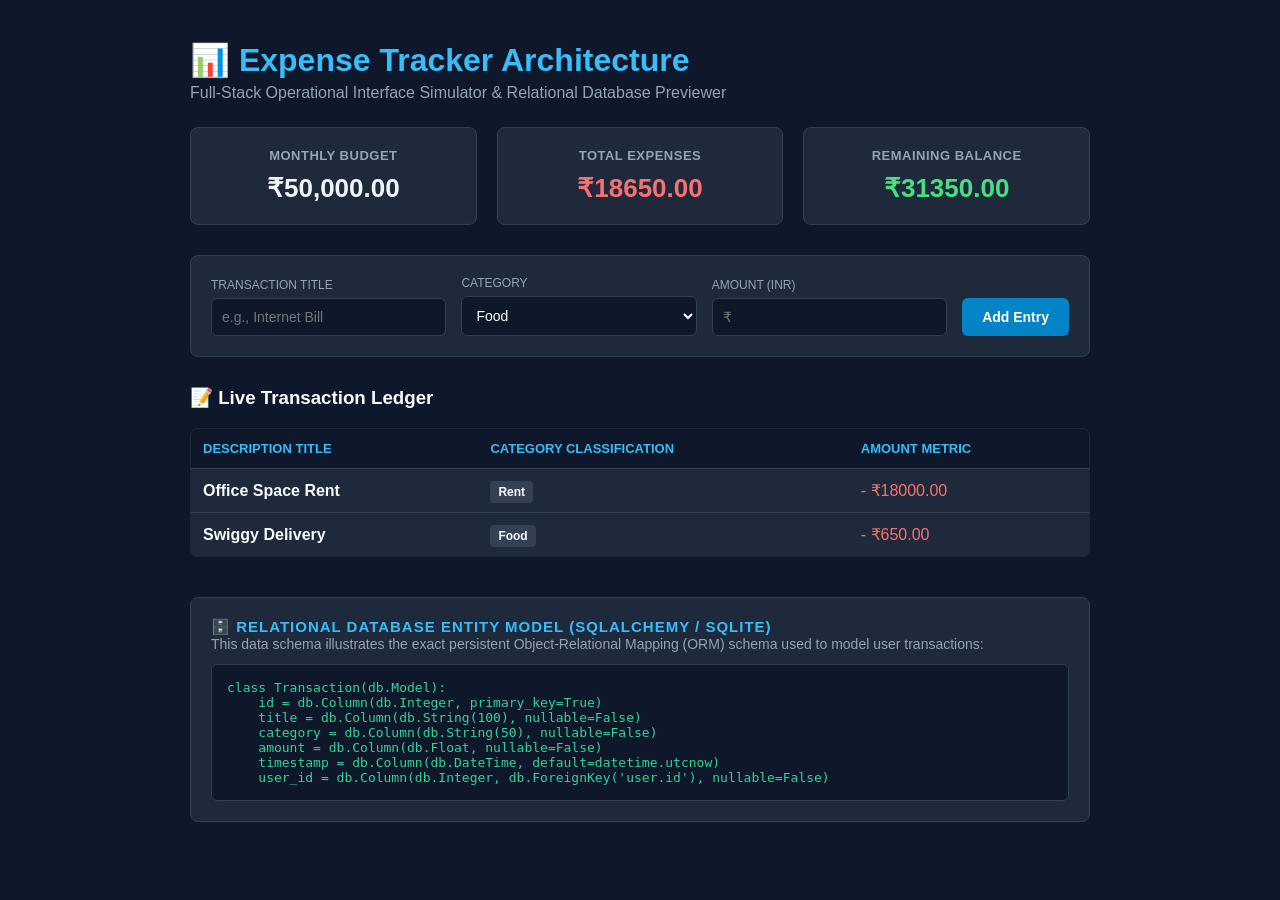
<file: index.html>
<!DOCTYPE html>
<html lang="en">
<head>
    <meta charset="UTF-8">
    <meta name="viewport" content="width=device-width, initial-scale=1.0">
    <title>Expense Tracker Pipeline - Interactive Previewer</title>
    <style>
        body { font-family: 'Segoe UI', Arial, sans-serif; background-color: #0f172a; color: #f8fafc; margin: 0; padding: 20px; }
        .container { max-width: 900px; margin: 0 auto; }
        h1 { color: #38bdf8; margin-bottom: 5px; }
        .subtitle { color: #94a3b8; margin-top: 0; margin-bottom: 25px; }
        .dashboard-grid { display: grid; grid-template-columns: repeat(auto-fit, minmax(220px, 1fr)); gap: 20px; margin-bottom: 30px; }
        .card { background: #1e293b; padding: 20px; border-radius: 8px; border: 1px solid #334155; text-align: center; }
        .card h3 { margin: 0; color: #94a3b8; font-size: 13px; text-transform: uppercase; letter-spacing: 0.5px; }
        .card p { margin: 10px 0 0 0; font-size: 26px; font-weight: bold; color: #f1f5f9; }
        .input-box { background: #1e293b; border: 1px solid #334155; border-radius: 8px; padding: 20px; margin-bottom: 30px; }
        .form-inline { display: flex; flex-wrap: wrap; gap: 15px; align-items: flex-end; }
        .form-group { display: flex; flex-direction: column; flex: 1; min-width: 150px; }
        .form-group label { font-size: 12px; color: #94a3b8; margin-bottom: 6px; text-transform: uppercase; }
        input, select { background: #0f172a; border: 1px solid #334155; border-radius: 6px; padding: 10px; color: white; font-size: 14px; }
        button { background-color: #0284c7; color: white; border: none; padding: 11px 20px; border-radius: 6px; font-size: 14px; font-weight: bold; cursor: pointer; transition: background 0.2s; }
        button:hover { background-color: #38bdf8; color: #0f172a; }
        table { width: 100%; border-collapse: collapse; background: #1e293b; border-radius: 8px; overflow: hidden; border: 1px solid #334155; }
        th, td { padding: 12px; text-align: left; border-bottom: 1px solid #334155; }
        th { background-color: #0f172a; color: #38bdf8; font-size: 13px; text-transform: uppercase; }
        .category-badge { padding: 4px 8px; border-radius: 4px; font-size: 12px; font-weight: bold; background: #334155; }
        .schema-box { background-color: #1e293b; border: 1px solid #334155; border-radius: 8px; padding: 20px; margin-top: 40px; }
        .schema-title { color: #38bdf8; font-size: 15px; margin-top: 0; font-weight: bold; text-transform: uppercase; letter-spacing: 1px; }
        pre { margin: 0; background-color: #0f172a; padding: 15px; border-radius: 6px; border: 1px solid #334155; color: #34d399; overflow-x: auto; font-family: 'Consolas', monospace; font-size: 13px; }
    </style>
</head>
<body>
    <div class="container">
        <h1>📊 Expense Tracker Architecture</h1>
        <p class="subtitle">Full-Stack Operational Interface Simulator & Relational Database Previewer</p>

        <div class="dashboard-grid">
            <div class="card"><h3>Monthly Budget</h3><p id="budget-display">₹50,000.00</p></div>
            <div class="card"><h3>Total Expenses</h3><p id="expense-display" style="color: #f87171;">₹0.00</p></div>
            <div class="card"><h3>Remaining Balance</h3><p id="balance-display" style="color: #4ade80;">₹50,000.00</p></div>
        </div>

        <div class="input-box">
            <div class="form-inline">
                <div class="form-group">
                    <label>Transaction Title</label>
                    <input type="text" id="title-input" placeholder="e.g., Internet Bill">
                </div>
                <div class="form-group">
                    <label>Category</label>
                    <select id="category-input">
                        <option value="Food">Food</option>
                        <option value="Utilities">Utilities</option>
                        <option value="Rent">Rent</option>
                        <option value="Entertainment">Entertainment</option>
                    </select>
                </div>
                <div class="form-group">
                    <label>Amount (INR)</label>
                    <input type="number" id="amount-input" placeholder="₹">
                </div>
                <button onclick="addTransaction()">Add Entry</button>
            </div>
        </div>

        <h3>📝 Live Transaction Ledger</h3>
        <table>
            <thead>
                <tr><th>Description Title</th><th>Category Classification</th><th>Amount Metric</th></tr>
            </thead>
            <tbody id="ledger-body">
                </tbody>
        </table>

        <div class="schema-box">
            <div class="schema-title">🗄️ Relational Database Entity Model (SQLAlchemy / SQLite)</div>
            <p style="color: #94a3b8; font-size: 14px; margin-top: 0; margin-bottom: 12px;">This data schema illustrates the exact persistent Object-Relational Mapping (ORM) schema used to model user transactions:</p>
            <pre><code>class Transaction(db.Model):
    id = db.Column(db.Integer, primary_key=True)
    title = db.Column(db.String(100), nullable=False)
    category = db.Column(db.String(50), nullable=False)
    amount = db.Column(db.Float, nullable=False)
    timestamp = db.Column(db.DateTime, default=datetime.utcnow)
    user_id = db.Column(db.Integer, db.ForeignKey('user.id'), nullable=False)</code></pre>
        </div>
    </div>

    <script>
        let budget = 50000;
        let expenses = [
            { title: "Office Space Rent", category: "Rent", amount: 18000 },
            { title: "Swiggy Delivery", category: "Food", amount: 650 }
        ];

        function renderLedger() {
            const tbody = document.getElementById('ledger-body');
            tbody.innerHTML = expenses.map(item => `
                <tr>
                    <td><strong>${item.title}</strong></td>
                    <td><span class="category-badge">${item.category}</span></td>
                    <td style="color: #f87171;">- ₹${item.amount.toFixed(2)}</td>
                </tr>
            `).join('');

            const totalSpent = expenses.reduce((sum, item) => sum + item.amount, 0);
            const balance = budget - totalSpent;

            document.getElementById('expense-display').innerText = `₹${totalSpent.toFixed(2)}`;
            document.getElementById('balance-display').innerText = `₹${balance.toFixed(2)}`;
        }

        function addTransaction() {
            const titleIn = document.getElementById('title-input');
            const catIn = document.getElementById('category-input');
            const amtIn = document.getElementById('amount-input');

            if (!titleIn.value || !amtIn.value || amtIn.value <= 0) {
                alert("Please input a valid transaction title and positive numerical amount description.");
                return;
            }

            expenses.push({
                title: titleIn.value,
                category: catIn.value,
                amount: parseFloat(amtIn.value)
            });

            titleIn.value = '';
            amtIn.value = '';
            renderLedger();
        }

        renderLedger();
    </script>
</body>
</html>
</file>
